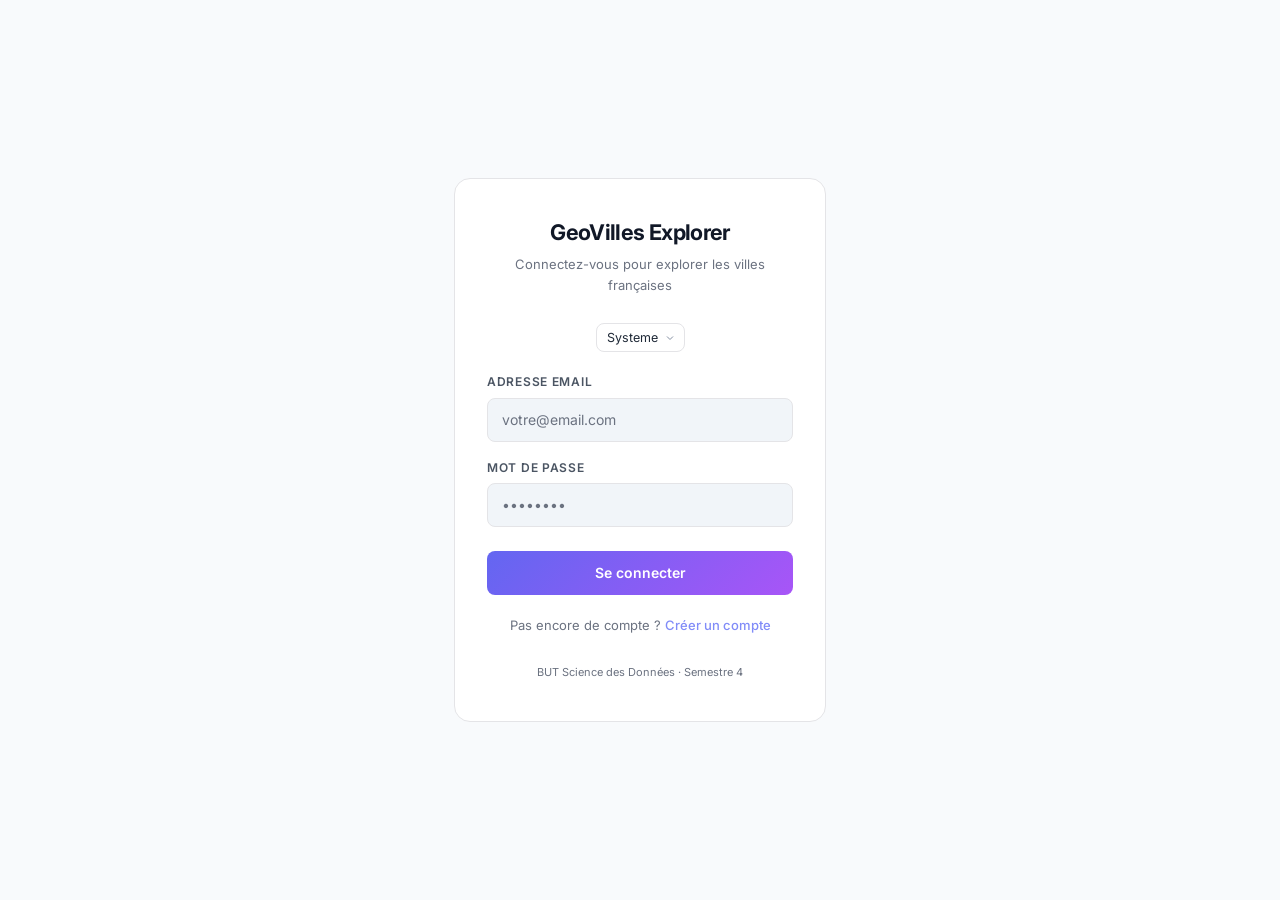
<file: login.html>
<!DOCTYPE html>
<html lang="fr">

<head>
    <meta charset="UTF-8">
    <meta name="viewport" content="width=device-width, initial-scale=1.0">
    <title>GeoVilles Explorer — Connexion</title>

    <link
        href="https://fonts.googleapis.com/css2?family=Inter:wght@300;400;500;600;700;800&family=JetBrains+Mono:wght@400;500;600;700&display=swap"
        rel="stylesheet">
    <link rel="stylesheet" href="style.css">

    <script>
        (function () {
            var mode = localStorage.getItem('theme-preference') || 'system';
            var root = document.documentElement;
            root.classList.remove('theme-light', 'theme-dark');
            if (mode === 'light') root.classList.add('theme-light');
            if (mode === 'dark') root.classList.add('theme-dark');
        })();
    </script>

    <style>
        /* ===== LOGIN PAGE ===== */
        body {
            display: flex;
            align-items: center;
            justify-content: center;
            min-height: 100vh;
            overflow: auto;
            background: var(--bg-0);
        }

        .login-container {
            width: 100%;
            max-width: 420px;
            padding: 24px;
        }

        .login-card {
            background: var(--bg-1);
            border: 1px solid var(--border);
            border-radius: var(--radius-lg);
            padding: 40px 32px;
            text-align: center;
        }

        .login-brand {
            display: flex;
            align-items: center;
            justify-content: center;
            margin-bottom: 8px;
        }

        .login-brand h1 {
            font-size: 1.35rem;
            font-weight: 700;
            letter-spacing: -0.03em;
        }

        .login-subtitle {
            font-size: 0.8125rem;
            color: var(--text-3);
            margin: 8px 0 28px;
        }

        .form-group {
            margin-bottom: 16px;
            text-align: left;
        }

        .form-group label {
            display: block;
            font-size: 0.75rem;
            font-weight: 600;
            color: var(--text-2);
            text-transform: uppercase;
            letter-spacing: 0.06em;
            margin-bottom: 6px;
        }

        .form-group input {
            width: 100%;
            height: 44px;
            padding: 0 14px;
            background: var(--bg-2);
            border: 1px solid var(--border);
            border-radius: var(--radius-sm);
            font-family: var(--font-sans);
            font-size: 14px;
            color: var(--text-0);
            outline: none;
            transition: border-color .2s ease, box-shadow .2s ease;
        }

        .form-group input:focus {
            border-color: var(--accent-border);
            box-shadow: 0 0 0 3px var(--accent-soft);
        }

        .form-group input::placeholder {
            color: var(--text-3);
        }

        .btn-primary {
            width: 100%;
            height: 44px;
            border: none;
            border-radius: var(--radius-sm);
            background: linear-gradient(135deg, var(--couleur-v1), #a855f7);
            color: #fff;
            font-family: var(--font-sans);
            font-size: 14px;
            font-weight: 600;
            cursor: pointer;
            transition: opacity .15s ease, transform .1s ease;
            margin-top: 8px;
        }

        .btn-primary:hover {
            opacity: .9;
        }

        .btn-primary:active {
            transform: scale(.98);
        }

        .btn-primary:disabled {
            opacity: .5;
            cursor: not-allowed;
        }

        .toggle-mode {
            margin-top: 20px;
            font-size: 0.8125rem;
            color: var(--text-3);
        }

        .toggle-mode a {
            color: var(--accent);
            cursor: pointer;
            text-decoration: none;
            font-weight: 500;
        }

        .toggle-mode a:hover {
            text-decoration: underline;
        }

        .alert {
            padding: 10px 14px;
            border-radius: var(--radius-sm);
            font-size: 0.8125rem;
            margin-bottom: 16px;
            text-align: left;
            display: none;
        }

        .alert-error {
            background: rgba(239, 68, 68, .1);
            border: 1px solid rgba(239, 68, 68, .25);
            color: #fca5a5;
        }

        .alert-success {
            background: rgba(34, 197, 94, .1);
            border: 1px solid rgba(34, 197, 94, .25);
            color: #86efac;
        }

        .alert.show {
            display: block;
        }

        .divider {
            display: flex;
            align-items: center;
            gap: 12px;
            margin: 20px 0;
            color: var(--text-3);
            font-size: 0.75rem;
        }

        .divider::before,
        .divider::after {
            content: '';
            flex: 1;
            height: 1px;
            background: var(--border);
        }

        .login-footer {
            margin-top: 28px;
            font-size: 11px;
            color: var(--text-3);
        }
    </style>
</head>

<body>
    <div class="login-container">
        <div class="login-card">

            <div class="login-brand">
                <h1>GeoVilles Explorer</h1>
            </div>
            <p class="login-subtitle">Connectez-vous pour explorer les villes françaises</p>

            <div class="theme-select login-theme">
                <label class="theme-label" for="theme-select">Theme</label>
                <select id="theme-select" aria-label="Theme">
                    <option value="system">Systeme</option>
                    <option value="dark">Dark</option>
                    <option value="light">White</option>
                </select>
            </div>

            <div id="alert-error" class="alert alert-error"></div>
            <div id="alert-success" class="alert alert-success"></div>

            <!-- Login Form -->
            <form id="login-form">
                <div class="form-group">
                    <label for="email">Adresse email</label>
                    <input type="email" id="email" placeholder="votre@email.com" required>
                </div>
                <div class="form-group">
                    <label for="password">Mot de passe</label>
                    <input type="password" id="password" placeholder="••••••••" required minlength="6">
                </div>
                <button type="submit" class="btn-primary" id="btn-submit">Se connecter</button>
            </form>

            <p class="toggle-mode" id="toggle-mode">
                Pas encore de compte ? <a id="toggle-link">Créer un compte</a>
            </p>

            <div class="login-footer">
                <p>BUT Science des Données · Semestre 4</p>
            </div>

        </div>
    </div>

    <!-- Auth locale -->
    <script src="auth.js"></script>
    <script>
        (function () {
            var select = document.getElementById('theme-select');
            if (!select) return;

            var root = document.documentElement;
            var stored = localStorage.getItem('theme-preference') || 'system';
            select.value = stored;

            function applyTheme(mode) {
                root.classList.remove('theme-light', 'theme-dark');
                if (mode === 'light') root.classList.add('theme-light');
                if (mode === 'dark') root.classList.add('theme-dark');
            }

            applyTheme(stored);
            select.addEventListener('change', function () {
                var mode = select.value;
                localStorage.setItem('theme-preference', mode);
                applyTheme(mode);
            });
        })();
    </script>
</body>

</html>
</file>
<file: style.css>
/* ============================================================
   GEOVILLES EXPLORER — Premium Dark Theme (Bento / Dashboard Pro)
   Design : Zinc palette, Apple/Linear inspired
   ============================================================ */

/* ---------- Google Fonts import fallback ---------- */
@import url('https://fonts.googleapis.com/css2?family=Inter:wght@300;400;500;600;700;800&family=JetBrains+Mono:wght@400;500;600;700&display=swap');

/* ==========================================================
   1. DESIGN TOKENS (CSS Custom Properties)
   ========================================================== */
:root {
    /* Backgrounds — Zinc */
    --bg-0: #09090b;
    --bg-1: #18181b;
    --bg-2: #1c1c20;
    --bg-3: #27272a;

    /* Borders — Zinc */
    --border: #27272a;
    --border-hover: #3f3f46;
    --border-active: #52525b;

    /* Text — Zinc */
    --text-0: #fafafa;
    --text-1: #d4d4d8;
    --text-2: #a1a1aa;
    --text-3: #71717a;

    /* Accent data colors (match JS constants) */
    --couleur-v1: #6366f1;
    --couleur-v2: #f59e0b;

    /* UI accent */
    --accent: #818cf8;
    --accent-soft: rgba(129, 140, 248, 0.12);
    --accent-border: rgba(129, 140, 248, 0.25);

    /* Semantic */
    --success: #22c55e;
    --danger: #ef4444;
    --danger-bg: rgba(239,68,68,.12);
    --danger-bg-strong: rgba(239,68,68,.22);
    --danger-border: rgba(239,68,68,.35);
    --danger-text: #fca5a5;

    /* Typography */
    --font-sans: 'Inter', -apple-system, BlinkMacSystemFont, 'Segoe UI', sans-serif;
    --font-mono: 'JetBrains Mono', 'SF Mono', 'Fira Code', 'Cascadia Code', monospace;

    /* Layout */
    --sidebar-w: 260px;
    --topbar-h: 64px;
    --radius: 12px;
    --radius-sm: 8px;
    --radius-lg: 16px;
    --gap: 16px;
}

/* Force dark theme */
html.theme-dark:root {
    --bg-0: #09090b;
    --bg-1: #18181b;
    --bg-2: #1c1c20;
    --bg-3: #27272a;
    --border: #27272a;
    --border-hover: #3f3f46;
    --border-active: #52525b;
    --text-0: #fafafa;
    --text-1: #d4d4d8;
    --text-2: #a1a1aa;
    --text-3: #71717a;
}

/* Force light theme */
html.theme-light:root {
    --bg-0: #f8fafc;
    --bg-1: #ffffff;
    --bg-2: #f1f5f9;
    --bg-3: #e2e8f0;
    --border: #e4e4e7;
    --border-hover: #d4d4d8;
    --border-active: #cbd5e1;
    --text-0: #111827;
    --text-1: #1f2937;
    --text-2: #4b5563;
    --text-3: #6b7280;
    --danger-bg: rgba(220,38,38,.12);
    --danger-bg-strong: rgba(220,38,38,.2);
    --danger-border: rgba(220,38,38,.4);
    --danger-text: #b91c1c;
}

/* System preference (light) */
@media (prefers-color-scheme: light) {
    :root {
        --bg-0: #f8fafc;
        --bg-1: #ffffff;
        --bg-2: #f1f5f9;
        --bg-3: #e2e8f0;
        --border: #e4e4e7;
        --border-hover: #d4d4d8;
        --border-active: #cbd5e1;
        --text-0: #111827;
        --text-1: #1f2937;
        --text-2: #4b5563;
        --text-3: #6b7280;
    }
}

/* ==========================================================
   2. RESET & BASE
   ========================================================== */
*, *::before, *::after {
    margin: 0;
    padding: 0;
    box-sizing: border-box;
}

html {
    font-size: 16px;
    -webkit-font-smoothing: antialiased;
    -moz-osx-font-smoothing: grayscale;
    text-rendering: optimizeLegibility;
}

body {
    font-family: var(--font-sans);
    background: var(--bg-0);
    color: var(--text-1);
    line-height: 1.6;
    overflow: hidden;
    height: 100vh;
}

h1, h2, h3, h4, h5, h6 {
    color: var(--text-0);
    line-height: 1.25;
    letter-spacing: -0.015em;
}

a { color: var(--accent); text-decoration: none; }
a:hover { text-decoration: underline; }

img, svg { vertical-align: middle; }

::selection {
    background: var(--accent);
    color: #fff;
}

/* ==========================================================
   3. APP LAYOUT — Sidebar + Main
   ========================================================== */
.app {
    display: flex;
    height: 100vh;
    overflow: hidden;
}

/* ==========================================================
   4. SIDEBAR
   ========================================================== */
.sidebar {
    width: var(--sidebar-w);
    min-width: var(--sidebar-w);
    height: 100vh;
    background: var(--bg-0);
    border-right: 1px solid var(--border);
    display: flex;
    flex-direction: column;
    padding: 20px 12px 16px;
    z-index: 100;
    transition: transform .25s cubic-bezier(.4,0,.2,1);
}

/* Brand */
.sidebar-brand {
    display: flex;
    align-items: center;
    gap: 12px;
    padding: 0 8px 20px;
    border-bottom: 1px solid var(--border);
    margin-bottom: 20px;
}

.brand-icon {
    width: 36px;
    height: 36px;
    border-radius: 10px;
    background: linear-gradient(135deg, var(--couleur-v1), #a855f7);
    display: flex;
    align-items: center;
    justify-content: center;
    gap: 1px;
    flex-shrink: 0;
}

.brand-icon span {
    font-size: 13px;
    font-weight: 800;
    color: #fff;
    line-height: 1;
}

.brand-text {
    font-size: 16px;
    font-weight: 700;
    color: var(--text-0);
    letter-spacing: -0.02em;
}

/* Navigation */
#main-nav {
    display: flex;
    flex-direction: column;
    gap: 2px;
    flex: 1;
}

.tab-btn {
    display: flex;
    align-items: center;
    gap: 10px;
    width: 100%;
    padding: 10px 12px;
    border: none;
    border-radius: var(--radius-sm);
    background: transparent;
    color: var(--text-2);
    font-family: var(--font-sans);
    font-size: 13.5px;
    font-weight: 500;
    cursor: pointer;
    transition: all .15s ease;
    text-align: left;
    position: relative;
}

.tab-btn:hover {
    background: var(--bg-1);
    color: var(--text-1);
}

.tab-btn.active {
    background: var(--bg-3);
    color: var(--text-0);
    font-weight: 600;
}

.tab-btn.active::before {
    content: '';
    position: absolute;
    left: 0;
    top: 50%;
    transform: translateY(-50%);
    width: 3px;
    height: 20px;
    border-radius: 0 3px 3px 0;
    background: var(--accent);
}

.nav-icon {
    width: 18px;
    height: 18px;
    flex-shrink: 0;
    opacity: .7;
}

.tab-btn.active .nav-icon {
    opacity: 1;
}

/* Sidebar footer */
.sidebar-footer {
    padding: 16px 8px 0;
    border-top: 1px solid var(--border);
    margin-top: auto;
}

.sidebar-footer p {
    font-size: 11px;
    color: var(--text-3);
    line-height: 1.5;
}

/* Sidebar user info */
.sidebar-user {
    font-size: 12px;
    color: var(--text-2);
    margin-bottom: 10px;
    white-space: nowrap;
    overflow: hidden;
    text-overflow: ellipsis;
    max-width: 100%;
}

/* Bouton déconnexion */
.btn-logout {
    display: flex;
    align-items: center;
    gap: 8px;
    width: 100%;
    padding: 8px 10px;
    margin-bottom: 12px;
    border: 1px solid var(--border);
    border-radius: var(--radius-sm);
    background: transparent;
    color: var(--text-2);
    font-family: var(--font-sans);
    font-size: 12.5px;
    cursor: pointer;
    transition: all .15s ease;
}

.btn-logout:hover {
    background: var(--danger-bg);
    border-color: var(--danger-border);
    color: var(--danger-text);
}

.btn-danger {
    display: inline-flex;
    align-items: center;
    justify-content: center;
    height: 36px;
    padding: 0 14px;
    border: 1px solid var(--danger-border);
    border-radius: var(--radius-sm);
    background: linear-gradient(135deg, var(--danger-bg), rgba(244,63,94,.06));
    color: var(--danger-text);
    font-family: var(--font-sans);
    font-size: 12.5px;
    cursor: pointer;
    box-shadow: 0 6px 16px rgba(239,68,68,.18);
}

.btn-danger:hover {
    background: linear-gradient(135deg, var(--danger-bg-strong), rgba(244,63,94,.1));
    border-color: var(--danger-border);
    color: var(--danger-text);
}

.btn-secondary {
    display: inline-flex;
    align-items: center;
    justify-content: center;
    height: 36px;
    padding: 0 14px;
    border: 1px solid var(--border);
    border-radius: var(--radius-sm);
    background: transparent;
    color: var(--text-2);
    font-family: var(--font-sans);
    font-size: 12.5px;
    cursor: pointer;
}

.btn-secondary:hover {
    border-color: var(--border-hover);
    color: var(--text-1);
}

/* ==========================================================
   5. SIDEBAR OVERLAY (mobile)
   ========================================================== */
.sidebar-overlay {
    display: none;
    position: fixed;
    inset: 0;
    background: rgba(0,0,0,.6);
    backdrop-filter: blur(4px);
    z-index: 90;
    opacity: 0;
    transition: opacity .25s ease;
}

.sidebar-overlay.open {
    display: block;
    opacity: 1;
}

/* ==========================================================
   6. MAIN AREA
   ========================================================== */
.main {
    flex: 1;
    display: flex;
    flex-direction: column;
    height: 100vh;
    overflow: hidden;
    min-width: 0;
}

/* ==========================================================
   7. TOPBAR
   ========================================================== */
.topbar {
    height: var(--topbar-h);
    min-height: var(--topbar-h);
    display: flex;
    align-items: center;
    gap: 16px;
    padding: 0 24px;
    border-bottom: 1px solid var(--border);
    background: var(--bg-0);
    z-index: 50;
}

.menu-toggle {
    display: none;            /* shown on mobile */
    align-items: center;
    justify-content: center;
    width: 36px;
    height: 36px;
    border: 1px solid var(--border);
    border-radius: var(--radius-sm);
    background: transparent;
    color: var(--text-2);
    cursor: pointer;
    flex-shrink: 0;
    transition: all .15s ease;
}

.menu-toggle:hover {
    background: var(--bg-1);
    color: var(--text-0);
}

/* Search — Command Palette style */
#search-container {
    position: relative;
    width: 100%;
    max-width: 480px;
    flex: 1;
}

.search-inner {
    display: flex;
    align-items: center;
    gap: 8px;
    height: 40px;
    padding: 0 14px;
    background: var(--bg-1);
    border: 1px solid var(--border);
    border-radius: var(--radius-sm);
    transition: border-color .2s ease, box-shadow .2s ease;
}

.search-inner:focus-within {
    border-color: var(--accent-border);
    box-shadow: 0 0 0 3px var(--accent-soft);
}

.search-icon {
    flex-shrink: 0;
    color: var(--text-3);
}

#search-city {
    flex: 1;
    background: transparent;
    border: none;
    outline: none;
    font-family: var(--font-sans);
    font-size: 13.5px;
    color: var(--text-0);
}

#search-city::placeholder {
    color: var(--text-3);
}

.search-kbd {
    display: inline-flex;
    align-items: center;
    justify-content: center;
    min-width: 28px;
    height: 22px;
    padding: 0 6px;
    font-family: var(--font-sans);
    font-size: 11px;
    font-weight: 500;
    color: var(--text-3);
    background: var(--bg-0);
    border: 1px solid var(--border);
    border-radius: 5px;
    letter-spacing: .02em;
    flex-shrink: 0;
}

/* Theme selector */
.theme-select {
    display: flex;
    align-items: center;
    gap: 8px;
    padding-left: 6px;
    border-left: 1px solid var(--border);
    margin-left: 6px;
}

.theme-label {
    font-size: 11px;
    color: var(--text-3);
    text-transform: uppercase;
    letter-spacing: 0.08em;
}

.theme-select select {
    appearance: none;
    -webkit-appearance: none;
    background: var(--bg-1);
    color: var(--text-1);
    border: 1px solid var(--border);
    border-radius: var(--radius-sm);
    padding: 6px 26px 6px 10px;
    font-family: var(--font-sans);
    font-size: 12.5px;
    cursor: pointer;
    background-image: url("data:image/svg+xml,%3Csvg xmlns='http://www.w3.org/2000/svg' width='12' height='12' viewBox='0 0 24 24' fill='none' stroke='%23838ea1' stroke-width='2'%3E%3Cpolyline points='6 9 12 15 18 9'/%3E%3C/svg%3E");
    background-repeat: no-repeat;
    background-position: right 8px center;
}

.theme-select select:hover {
    border-color: var(--border-hover);
}

/* Search results dropdown */
#search-results {
    position: absolute;
    top: calc(100% + 6px);
    left: 0;
    right: 0;
    max-height: 280px;
    overflow-y: auto;
    background: var(--bg-1);
    border: 1px solid var(--border);
    border-radius: var(--radius-sm);
    box-shadow: 0 16px 48px rgba(0,0,0,.35);
    z-index: 200;
    display: none;
}

#search-results.visible {
    display: block;
}

.search-item {
    padding: 10px 14px;
    font-size: 13px;
    color: var(--text-1);
    cursor: pointer;
    transition: background .1s ease;
    border-bottom: 1px solid var(--border);
}

.search-item:last-child { border-bottom: none; }

.search-item:hover {
    background: var(--bg-3);
    color: var(--text-0);
}

/* ==========================================================
   8. CONTENT AREA (scrollable)
   ========================================================== */
.content {
    flex: 1;
    overflow-y: auto;
    overflow-x: hidden;
    padding: 28px 28px 0;
    scroll-behavior: smooth;
}

.content::-webkit-scrollbar { width: 6px; }
.content::-webkit-scrollbar-track { background: transparent; }
.content::-webkit-scrollbar-thumb {
    background: var(--bg-3);
    border-radius: 3px;
}
.content::-webkit-scrollbar-thumb:hover { background: var(--border-hover); }

/* ==========================================================
   9. TAB CONTENT PANELS
   ========================================================== */
.tab-content {
    display: none;
    animation: fadeUp .35s ease;
}

.tab-content.active {
    display: block;
}

@keyframes fadeUp {
    from { opacity: 0; transform: translateY(8px); }
    to   { opacity: 1; transform: translateY(0); }
}

/* ==========================================================
   10. PAGE TITLE
   ========================================================== */
.page-title {
    margin-bottom: 24px;
}

.page-title h2 {
    font-size: 1.5rem;
    font-weight: 700;
    letter-spacing: -0.025em;
}

.page-title p {
    font-size: 0.8125rem;
    color: var(--text-3);
    margin-top: 4px;
}

/* ==========================================================
   11. CARD COMPONENT — Bento style
   ========================================================== */
.card {
    background: var(--bg-1);
    border: 1px solid var(--border);
    border-radius: var(--radius-lg);
    padding: 24px;
    margin-bottom: var(--gap);
    transition: border-color .2s ease;
    overflow: hidden;
}

.card:hover {
    border-color: var(--border-hover);
}

.card-header {
    display: flex;
    align-items: center;
    justify-content: space-between;
    gap: 12px;
    margin-bottom: 20px;
    flex-wrap: wrap;
}

.card-header h3 {
    font-size: 0.75rem;
    font-weight: 600;
    text-transform: uppercase;
    letter-spacing: 0.08em;
    color: var(--text-2);
}

/* Scrollable chart wrapper override */
.card svg {
    max-width: 100%;
    height: auto;
}

/* ==========================================================
   12. GRID MAP LAYOUT (Carte tab)
   ========================================================== */
.grid-map {
    display: grid;
    grid-template-columns: 1fr 340px;
    gap: var(--gap);
    align-items: start;
}

.card-map {
    padding: 16px;
    min-height: 500px;
}

.card-map #map {
    width: 100%;
    border-radius: var(--radius);
    overflow: hidden;
}

.card-map #map svg {
    width: 100%;
    height: auto;
    display: block;
}

/* Selection cards stack */
.card-selection-stack {
    display: flex;
    flex-direction: column;
    gap: var(--gap);
}

/* ==========================================================
   13. CITY CARDS (Selection panels)
   ========================================================== */
.city-card {
    padding: 20px;
}

.city-card-header {
    display: flex;
    align-items: center;
    gap: 10px;
    margin-bottom: 10px;
}

.city-dot {
    width: 10px;
    height: 10px;
    border-radius: 50%;
    flex-shrink: 0;
}

.dot-v1 {
    background: var(--couleur-v1);
    box-shadow: 0 0 8px rgba(99,102,241,.4);
}

.dot-v2 {
    background: var(--couleur-v2);
    box-shadow: 0 0 8px rgba(245,158,11,.4);
}

.city-card-title {
    font-size: 0.75rem;
    font-weight: 600;
    text-transform: uppercase;
    letter-spacing: 0.08em;
    color: var(--text-2);
}

.city-card h3 {
    font-size: 1.1rem;
    font-weight: 700;
    color: var(--text-0);
    margin-bottom: 2px;
}

.city-card p {
    font-size: 0.8125rem;
    color: var(--text-2);
    line-height: 1.45;
}

.city-card strong {
    color: var(--text-0);
    font-weight: 600;
    font-family: var(--font-mono);
    font-size: 0.875rem;
}

/* Comparison card */
.comparison-card {
    border-color: var(--accent-border);
    background: var(--bg-2);
}

.comparison-card h3 {
    color: var(--accent);
}

/* Placeholder text */
.placeholder,
.placeholder-text {
    font-size: 0.8125rem;
    color: var(--text-3);
    font-style: italic;
    padding: 12px 0;
}

/* ==========================================================
   14. MAP STYLING (SVG via D3)
   ========================================================== */
.department {
    fill: var(--bg-2);
    stroke: var(--border);
    stroke-width: 0.5;
    transition: fill .15s ease;
    cursor: pointer;
}

.department:hover {
    fill: var(--bg-3);
}


/* Theme select on login */
.login-theme {
    display: flex;
    justify-content: center;
    margin: 10px 0 20px;
    border-left: none;
    padding-left: 0;
}

.login-theme .theme-label {
    display: none;
}

/* ==========================================================
   21.2 MODAL (SUPPRESSION COMPTE)
   ========================================================== */
.modal {
    position: fixed;
    inset: 0;
    display: none;
    z-index: 10000;
}

.modal.open {
    display: block;
}

.modal-backdrop {
    position: absolute;
    inset: 0;
    background: rgba(0, 0, 0, 0.6);
    backdrop-filter: blur(4px);
}

.modal-card {
    position: absolute;
    top: 50%;
    left: 50%;
    transform: translate(-50%, -50%);
    width: min(460px, 90vw);
    background: var(--bg-1);
    border: 1px solid var(--border);
    border-radius: var(--radius-lg);
    padding: 22px;
    box-shadow: 0 20px 60px rgba(0, 0, 0, 0.45);
}

.modal-card h3 {
    font-size: 1rem;
    margin-bottom: 8px;
}

.modal-text {
    font-size: 0.8125rem;
    color: var(--text-3);
    margin-bottom: 8px;
}

.modal-token {
    font-family: var(--font-mono);
    font-size: 14px;
    color: var(--text-0);
    padding: 10px 12px;
    border: 1px dashed var(--border-hover);
    border-radius: var(--radius-sm);
    background: var(--bg-2);
    margin-bottom: 10px;
    text-align: center;
    letter-spacing: 0.08em;
}

.modal-input {
    width: 100%;
    height: 40px;
    padding: 0 12px;
    border: 1px solid var(--border);
    border-radius: var(--radius-sm);
    background: var(--bg-2);
    color: var(--text-0);
    font-family: var(--font-sans);
    margin-bottom: 8px;
}

.modal-input:focus {
    outline: none;
    border-color: var(--accent-border);
    box-shadow: 0 0 0 3px var(--accent-soft);
}

.modal-error {
    font-size: 0.75rem;
    color: var(--danger);
    min-height: 18px;
    margin-bottom: 10px;
}

.modal-actions {
    display: flex;
    justify-content: flex-end;
    gap: 10px;
}

.btn-danger[disabled] {
    opacity: 0.5;
    cursor: not-allowed;
    box-shadow: none;
}
.city {
    fill: #f43f5e;
    fill-opacity: 0.75;
    stroke: rgba(244,63,94,.3);
    stroke-width: 1;
    cursor: pointer;
    transition: fill-opacity .15s ease, r .15s ease;
}

.city:hover {
    fill-opacity: 1;
}

.city.selected-v1 {
    fill: var(--couleur-v1);
    fill-opacity: 1;
    stroke: var(--couleur-v1);
    stroke-width: 2;
    filter: drop-shadow(0 0 6px rgba(99,102,241,.5));
}

.city.selected-v2 {
    fill: var(--couleur-v2);
    fill-opacity: 1;
    stroke: var(--couleur-v2);
    stroke-width: 2;
    filter: drop-shadow(0 0 6px rgba(245,158,11,.5));
}

/* ==========================================================
   15. KPI GRID
   ========================================================== */
.kpi-grid {
    display: grid;
    grid-template-columns: repeat(auto-fit, minmax(220px, 1fr));
    gap: var(--gap);
}

.kpi-card {
    background: var(--bg-2);
    border: 1px solid var(--border);
    border-radius: var(--radius);
    padding: 20px;
    transition: border-color .2s ease, transform .15s ease;
}

.kpi-card:hover {
    border-color: var(--border-hover);
    transform: translateY(-1px);
}

.kpi-icon {
    font-size: 20px;
    margin-bottom: 6px;
    display: block;
}

.kpi-label {
    font-size: 0.6875rem;
    font-weight: 600;
    text-transform: uppercase;
    letter-spacing: 0.08em;
    color: var(--text-3);
    margin-bottom: 10px;
}

.kpi-values {
    display: flex;
    gap: 16px;
}

.kpi-val {
    display: flex;
    flex-direction: column;
    gap: 2px;
}

.kpi-val span:first-child {
    font-family: var(--font-mono);
    font-size: 1.5rem;
    font-weight: 700;
    color: var(--text-0);
    letter-spacing: -0.02em;
    line-height: 1.1;
    font-variant-numeric: tabular-nums;
}

.kpi-val.v1 span:first-child { color: var(--couleur-v1); }
.kpi-val.v2 span:first-child { color: var(--couleur-v2); }

.kpi-city-name {
    font-size: 0.6875rem;
    color: var(--text-3);
    font-weight: 500;
}

/* ==========================================================
   16. CHART CONTAINERS
   ========================================================== */
#bar-chart,
#comparison-chart,
#emploi-bar-chart,
#meteo-forecast,
#meteo-climat {
    overflow-x: auto;
    overflow-y: hidden;
    -webkit-overflow-scrolling: touch;
    padding-bottom: 4px;
}

#bar-chart::-webkit-scrollbar,
#comparison-chart::-webkit-scrollbar,
#emploi-bar-chart::-webkit-scrollbar,
#meteo-forecast::-webkit-scrollbar,
#meteo-climat::-webkit-scrollbar {
    height: 4px;
}

#bar-chart::-webkit-scrollbar-thumb,
#comparison-chart::-webkit-scrollbar-thumb,
#emploi-bar-chart::-webkit-scrollbar-thumb,
#meteo-forecast::-webkit-scrollbar-thumb,
#meteo-climat::-webkit-scrollbar-thumb {
    background: var(--bg-3);
    border-radius: 2px;
}

/* ==========================================================
   17. BAR CHART STYLING (D3)
   ========================================================== */
.bar {
    transition: opacity .15s ease;
    cursor: pointer;
    rx: 3;
    ry: 3;
}

.bar:hover {
    opacity: .85;
    filter: brightness(1.1);
}

.bar-label {
    font-family: var(--font-mono);
    font-size: 11px;
    fill: var(--text-2);
}

.axis text {
    font-family: var(--font-sans);
    font-size: 11px;
    fill: var(--text-2);
}

.axis line,
.axis path {
    stroke: var(--border);
}

/* ==========================================================
   18. COMPARISON CHART (bar groups)
   ========================================================== */
.comp-group rect {
    rx: 3;
    ry: 3;
}

.comp-label {
    font-family: var(--font-sans);
    font-size: 12px;
    fill: var(--text-2);
}

.comp-value {
    font-family: var(--font-mono);
    font-size: 11px;
}

.comp-city-name {
    font-family: var(--font-sans);
    font-size: 10px;
}

/* ==========================================================
   19. DONUT CHART & CHART DUO
   ========================================================== */
.chart-duo {
    display: flex;
    flex-wrap: wrap;
    gap: var(--gap);
    justify-content: center;
}

.chart-duo > div,
.chart-duo > svg {
    flex: 1 1 400px;
    min-width: 0;
}

.arc path {
    transition: opacity .15s ease;
    cursor: pointer;
}

.arc:hover path {
    opacity: .85;
    filter: brightness(1.1);
}

/* ==========================================================
   20. CONTROL GROUP (Select)
   ========================================================== */
.control-group {
    display: flex;
    align-items: center;
    gap: 10px;
}

.control-group label {
    font-size: 0.75rem;
    font-weight: 500;
    color: var(--text-3);
    white-space: nowrap;
}

#select-region {
    appearance: none;
    -webkit-appearance: none;
    background: var(--bg-2);
    color: var(--text-1);
    border: 1px solid var(--border);
    border-radius: var(--radius-sm);
    padding: 7px 32px 7px 12px;
    font-family: var(--font-sans);
    font-size: 13px;
    cursor: pointer;
    transition: border-color .15s ease;
    background-image: url("data:image/svg+xml,%3Csvg xmlns='http://www.w3.org/2000/svg' width='12' height='12' viewBox='0 0 24 24' fill='none' stroke='%23a1a1aa' stroke-width='2'%3E%3Cpolyline points='6 9 12 15 18 9'/%3E%3C/svg%3E");
    background-repeat: no-repeat;
    background-position: right 10px center;
}

#select-region:hover {
    border-color: var(--border-hover);
}

#select-region:focus {
    outline: none;
    border-color: var(--accent-border);
    box-shadow: 0 0 0 3px var(--accent-soft);
}

#select-region option {
    background: var(--bg-1);
    color: var(--text-1);
}

/* ==========================================================
   21. TOOLTIP
   ========================================================== */
.tooltip {
    position: fixed;
    pointer-events: none;
    background: var(--bg-1);
    border: 1px solid var(--border-hover);
    border-radius: var(--radius-sm);
    padding: 10px 14px;
    font-size: 12.5px;
    color: var(--text-1);
    line-height: 1.5;
    box-shadow: 0 12px 32px rgba(0,0,0,.4);
    z-index: 9999;
    opacity: 0;
    transition: opacity .15s ease;
    max-width: 280px;
}

.tooltip.visible {
    opacity: 1;
}

.tooltip.pinned {
    opacity: 1;
}

.tooltip b, .tooltip strong {
    color: var(--text-0);
    font-weight: 600;
}

/* ==========================================================
   21.1 CHART INTERACTIONS
   ========================================================== */
.chart-interactive {
    cursor: pointer;
}

.chart-dimmed {
    opacity: 0.2 !important;
    filter: grayscale(0.6);
}

.chart-selected {
    opacity: 1 !important;
    filter: drop-shadow(0 0 6px rgba(255,255,255,.15));
}

/* ==========================================================
   22. FOOTER
   ========================================================== */
#footer {
    padding: 16px 28px;
    border-top: 1px solid var(--border);
    text-align: center;
}

#footer p {
    font-size: 11px;
    color: var(--text-3);
}

/* ==========================================================
   23. LINE CHART STYLING
   ========================================================== */
.line-path {
    fill: none;
    stroke-width: 2.5;
    stroke-linecap: round;
    stroke-linejoin: round;
}

.line-dot {
    transition: r .1s ease;
}

.legend-item text {
    font-family: var(--font-sans);
    font-size: 12px;
}

/* ==========================================================
   24. ANIMATIONS & MICRO-INTERACTIONS
   ========================================================== */
@keyframes pulseGlow {
    0%, 100% { box-shadow: 0 0 0 0 transparent; }
    50%      { box-shadow: 0 0 12px rgba(129,140,248,.15); }
}

.card:has(.kpi-grid:not(:empty)) {
    animation: none;
}

/* Subtle entrance for KPI cards */
.kpi-card {
    animation: cardIn .35s ease backwards;
}

@keyframes cardIn {
    from {
        opacity: 0;
        transform: translateY(6px) scale(.98);
    }
    to {
        opacity: 1;
        transform: translateY(0) scale(1);
    }
}

.kpi-card:nth-child(1) { animation-delay: 0s; }
.kpi-card:nth-child(2) { animation-delay: .05s; }
.kpi-card:nth-child(3) { animation-delay: .1s; }
.kpi-card:nth-child(4) { animation-delay: .15s; }

/* ==========================================================
   25. RESPONSIVE — Tablet (≤ 1024px)
   ========================================================== */
@media (max-width: 1024px) {
    .sidebar {
        position: fixed;
        left: 0;
        top: 0;
        transform: translateX(-100%);
    }

    .sidebar.open {
        transform: translateX(0);
    }

    .menu-toggle {
        display: flex;
    }

    .main {
        width: 100%;
    }

    .grid-map {
        grid-template-columns: 1fr;
    }

    .content {
        padding: 20px;
    }
}

/* ==========================================================
   26. RESPONSIVE — Mobile (≤ 640px)
   ========================================================== */
@media (max-width: 640px) {
    :root {
        --gap: 12px;
    }

    .topbar {
        padding: 0 16px;
    }

    .content {
        padding: 16px;
    }

    .card {
        padding: 16px;
        border-radius: var(--radius);
    }

    .page-title h2 {
        font-size: 1.25rem;
    }

    .kpi-grid {
        grid-template-columns: repeat(auto-fit, minmax(160px, 1fr));
    }

    .kpi-val span:first-child {
        font-size: 1.25rem;
    }

    .chart-duo {
        flex-direction: column;
    }

    .search-kbd {
        display: none;
    }

    .grid-map {
        gap: var(--gap);
    }
}

/* ==========================================================
   27. SCROLLBAR GLOBAL (hors content déjà défini)
   ========================================================== */
::-webkit-scrollbar { width: 6px; height: 6px; }
::-webkit-scrollbar-track { background: transparent; }
::-webkit-scrollbar-thumb {
    background: var(--bg-3);
    border-radius: 3px;
}
::-webkit-scrollbar-thumb:hover {
    background: var(--border-hover);
}

/* ==========================================================
   28. PRINT
   ========================================================== */
@media print {
    .sidebar, .topbar, .menu-toggle, .search-kbd, #footer { display: none; }
    body { background: #fff; color: #000; overflow: visible; height: auto; }
    .app { display: block; }
    .main { height: auto; overflow: visible; }
    .content { overflow: visible; padding: 0; height: auto; }
    .tab-content { display: block !important; page-break-inside: avoid; }
    .card { border: 1px solid #ccc; break-inside: avoid; }
}
</file>
